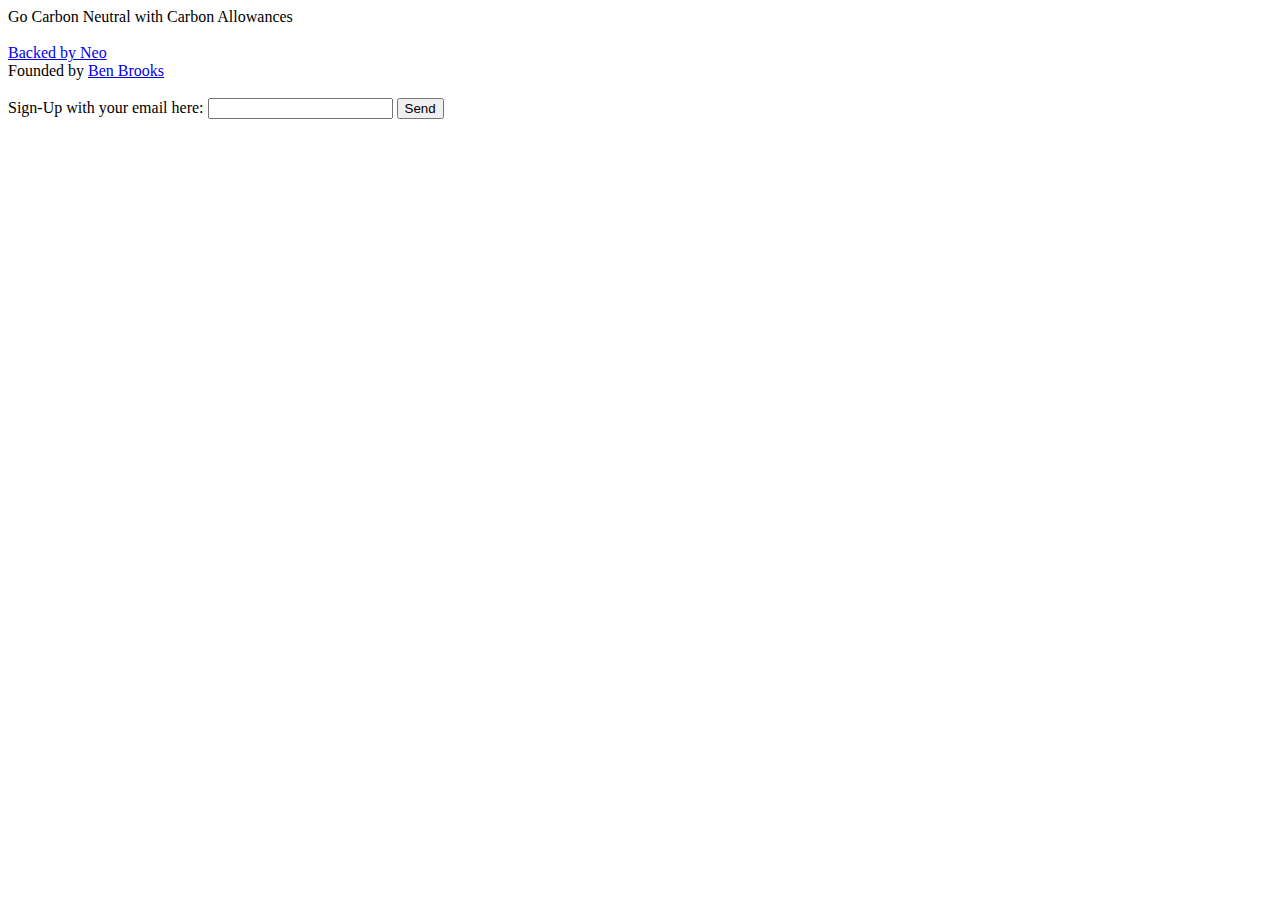
<file: Index.html>
<html>
	<body>
Go Carbon Neutral with Carbon Allowances<br><br>

<a href="https://neo.substack.com/p/neo-deploys-125-million-into-20-new">Backed by Neo</a><br>
Founded by <a href="https://www.linkedin.com/in/benjbrooks/">Ben Brooks</a><br><br>


<!-- modify this form HTML and place wherever you want your form -->
<form
  action="https://formspree.io/f/mwkzgovk"
  method="POST"
>
  <label>
    Sign-Up with your email here:
    <input type="email" name="email">
  </label>
  <!-- your other form fields go here -->
  <button type="submit">Send</button>
</form>

	</body>
</html>
</file>
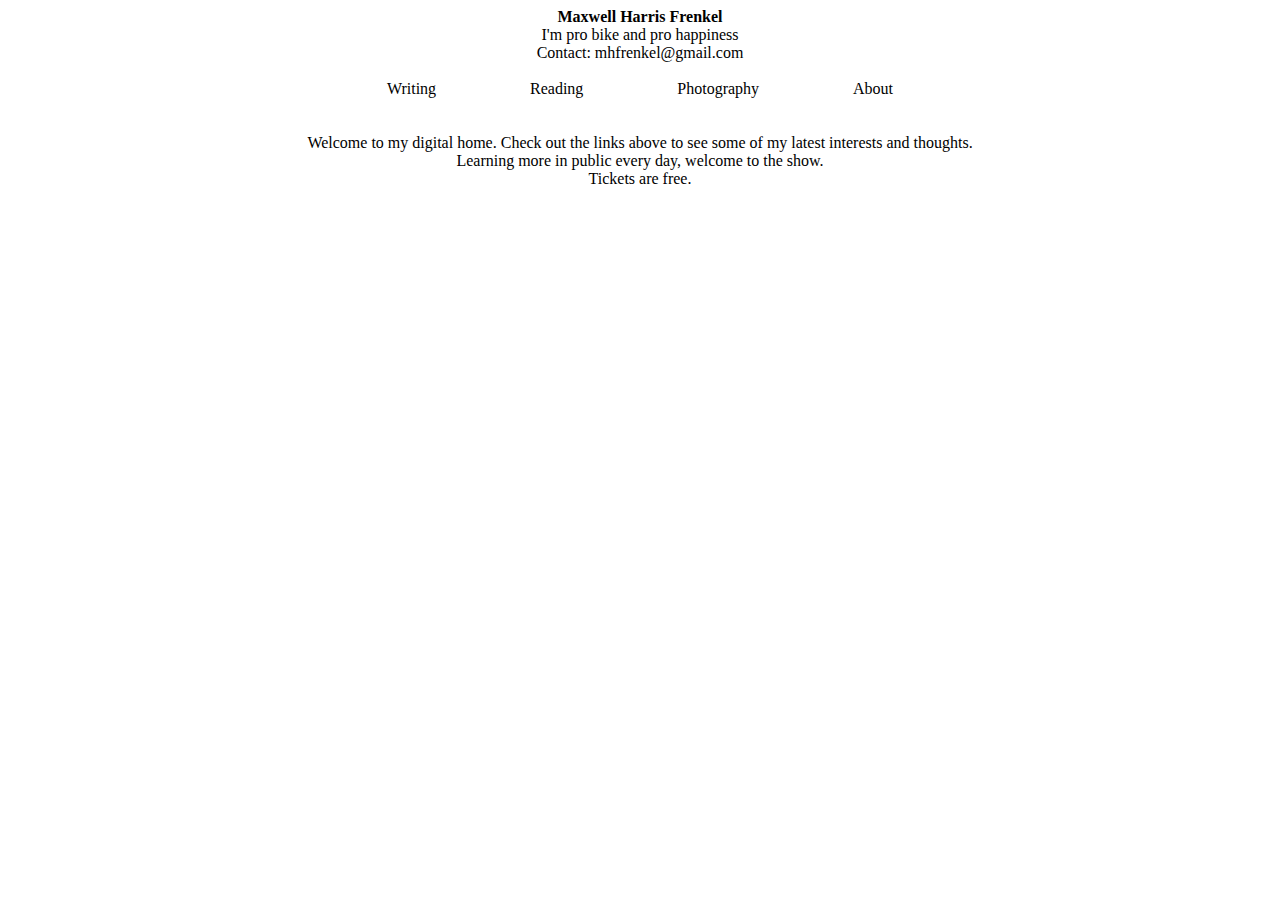
<file: index.html>
<!DOCTYPE html>
<html>
<head>
    <meta charset="UTF-8">
    <title>MHF Homepage</title>
    <style>
        body {
            text-align: center;
            background-color: white;
        }
        .navbar {
            display: flex;
            justify-content: space-around;
            margin: 0 auto;
            max-width: 600px;
        }
        .navbar a {
            text-decoration: none;
            color: black;
        }
    </style>
</head>
<body>
    <strong>Maxwell Harris Frenkel</strong> <br>
    I'm pro bike and pro happiness <br>
    Contact: mhfrenkel@gmail.com
    <br><br>
    <div class="navbar">
      <a href="https://vienna.earth/user/maxwelll">Writing</a>
      <a href="https://vienna.earth/plate/maxwelll/my%20virtual%20library%C2%A0">Reading</a>
      <a href="photography.html">Photography</a>
      <a href="Maxwell H Frenkel Resume_2024.pdf">About</a>
    </div>

    <br> <br> 
    Welcome to my digital home. Check out the links above to see some of my latest interests and thoughts. <br>
    Learning more in public every day, welcome to the show. <br> Tickets are free. 

</body>
</html>
</file>
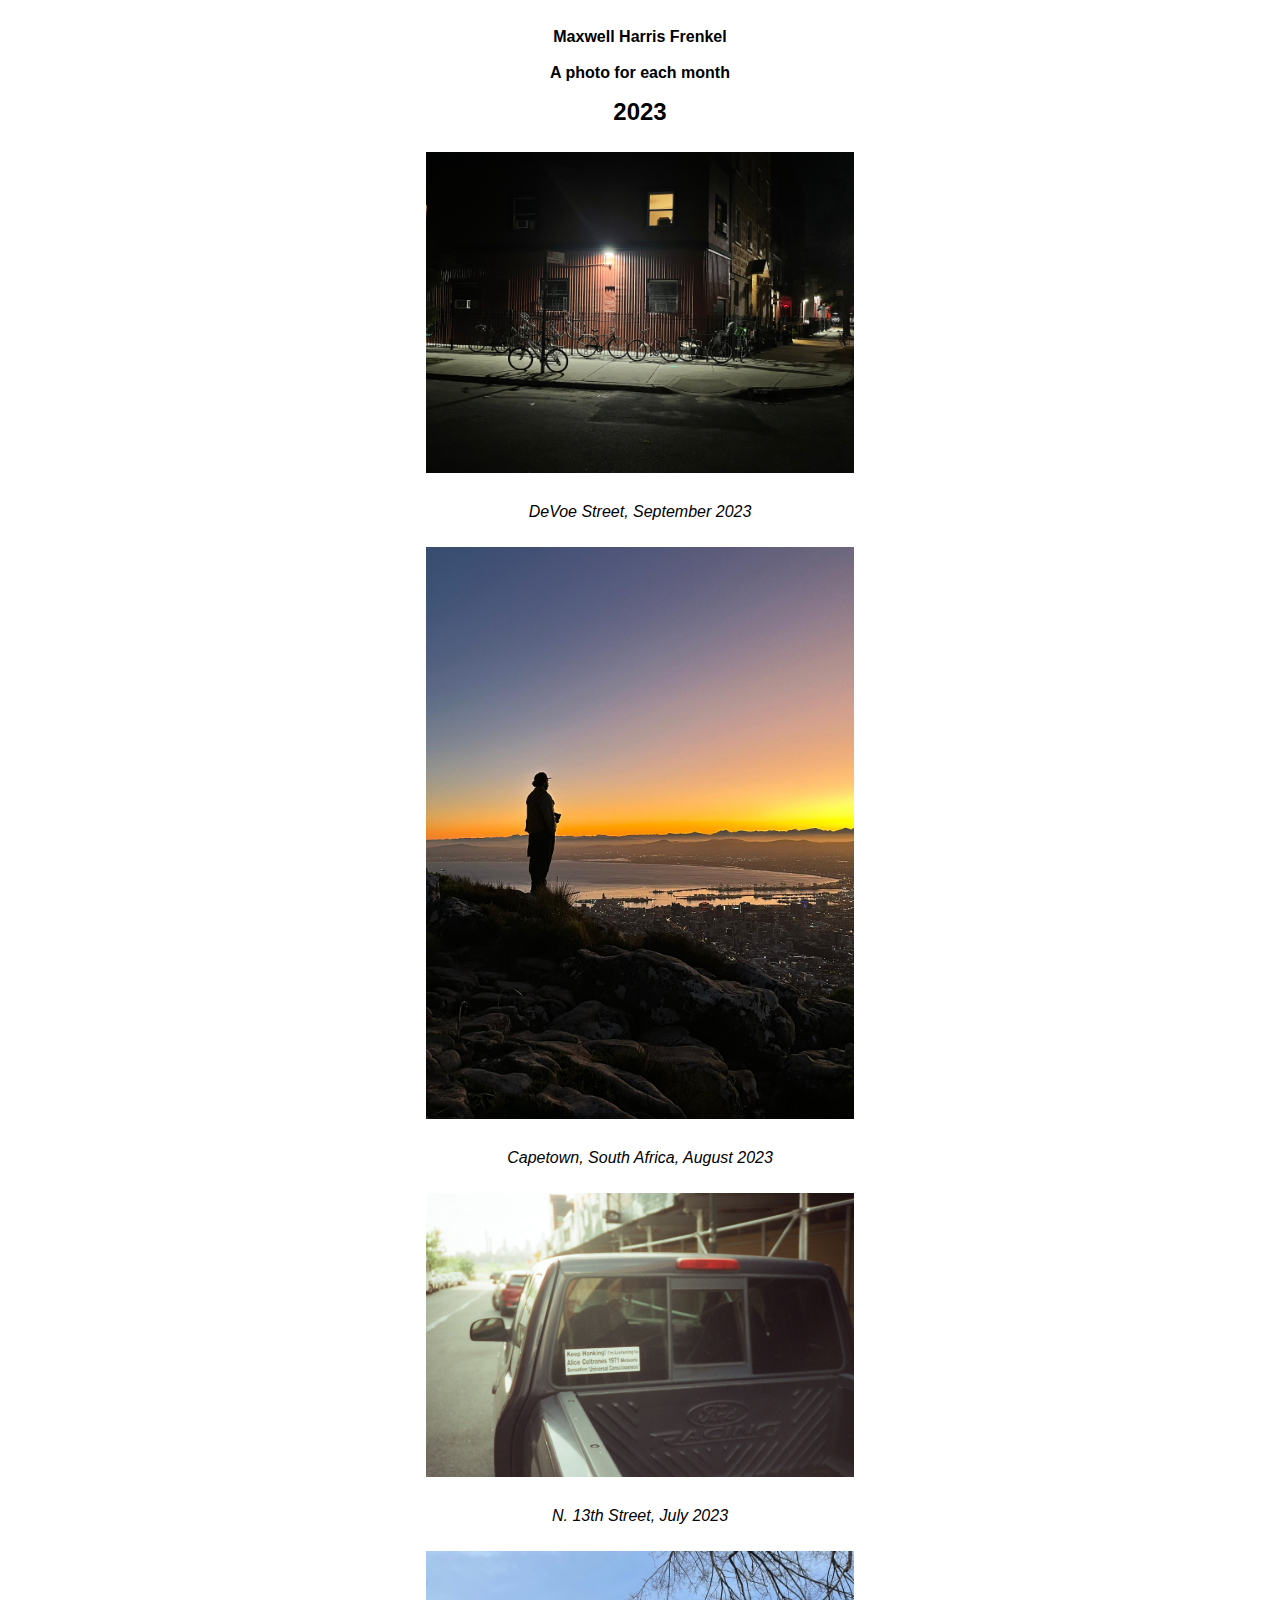
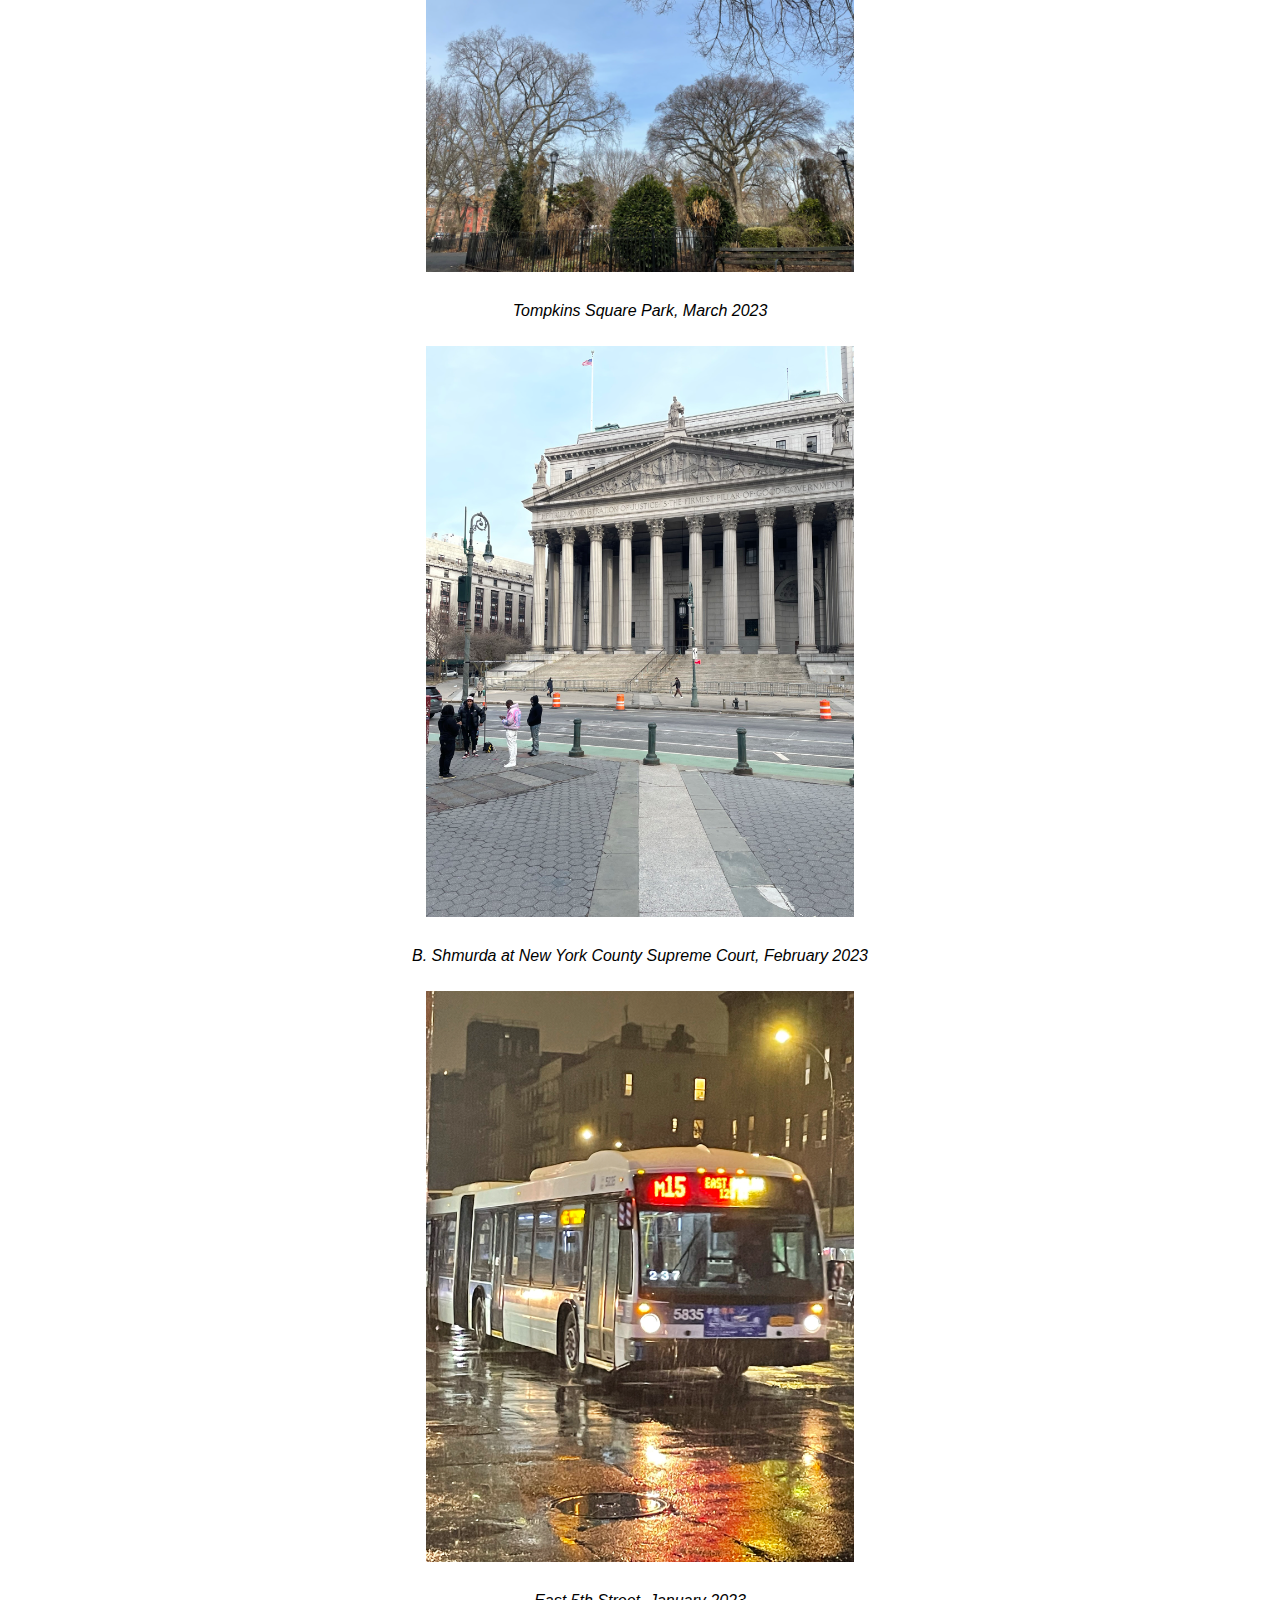
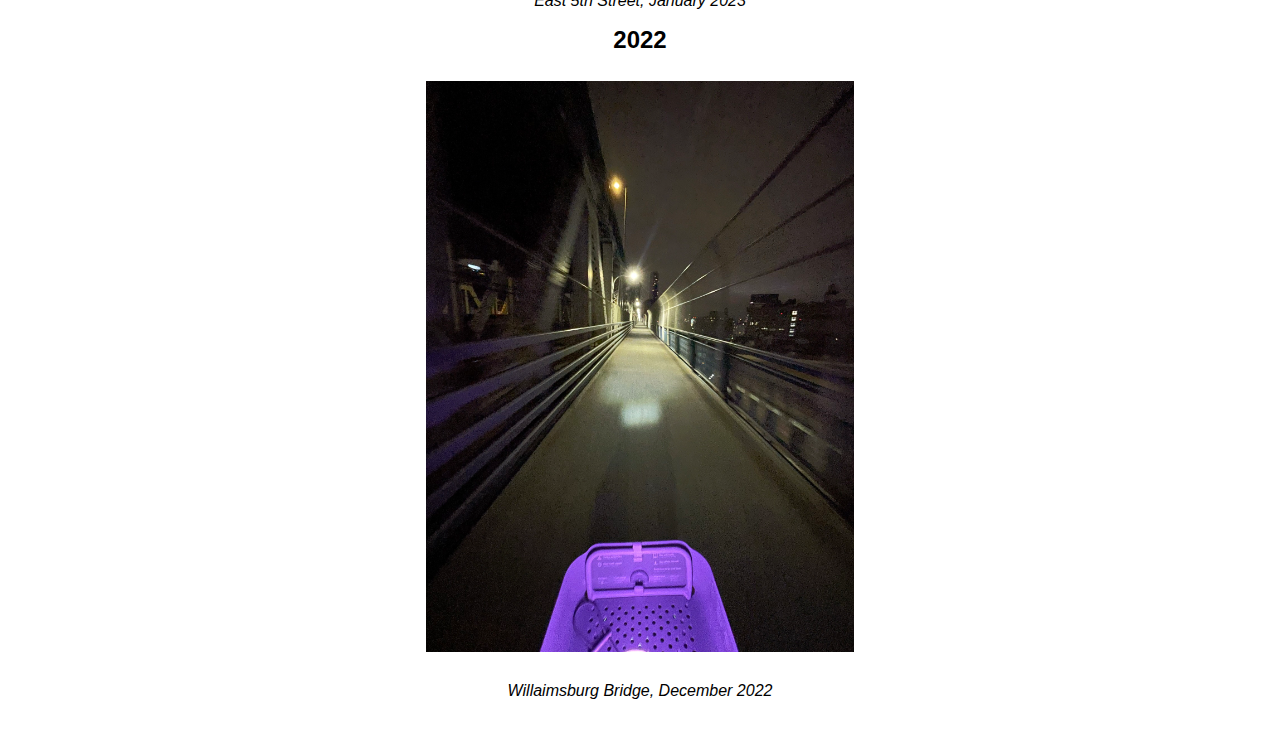
<file: photography.html>
<!DOCTYPE html>
<html>
<head>
    <meta charset="UTF-8">
    <title>MHF Photography</title>
    <style>
        body {
            font-family: Arial, sans-serif;
            text-align: center;
            background-color: white;
            padding: 20px;
        }
        h1 {
            font-size: 24px;
        }
        .photo-container {
            display: flex;
            flex-wrap: wrap;
            justify-content: center;
        }
        .photo {
            max-width: 35%;
            margin: 10px;
        }
        .photo-description {
            font-style: italic;
        }
        a {
            text-decoration: none;
            color: black;
        }
    </style>
</head>
<body>
      <a href="index.html"><strong>Maxwell Harris Frenkel</strong></a> <br><br>

     <strong>A photo for each month</strong> <br>

    <h1>2023</h1>
    <div class="photo-container">
        <div>
            <img class="photo" src="images/Bikes.JPEG" alt="Image Description">
                <p class="photo-description">DeVoe Street, September 2023</p>

            <img class="photo" src="images/Capetown.jpg" alt="Image Description">
                <p class="photo-description">Capetown, South Africa, August 2023</p>
            
            <img class="photo" src="images/38660019.JPG" alt="Image Description">
                <p class="photo-description">N. 13th Street, July 2023</p>
    
            <img class="photo" src="images/Tompkins.jpeg" alt="Image Description">
                <p class="photo-description">Tompkins Square Park, March 2023</p>
    
            <img class="photo" src="images/Bobby.jpeg" alt="Image Description">
                <p class="photo-description">B. Shmurda at New York County Supreme Court, February 2023</p>
    
            <img class="photo" src="images/M15.jpeg" alt="Image Description">
                <p class="photo-description">East 5th Street, January 2023</p>
    <h1>2022</h1>
    <div class="photo-container">
        <div>
            <img class="photo" src="images/Bridge.jpeg" alt="Image Description">
            <p class="photo-description">Willaimsburg Bridge, December 2022</p>

       

    
   

</body>
</html>
</file>
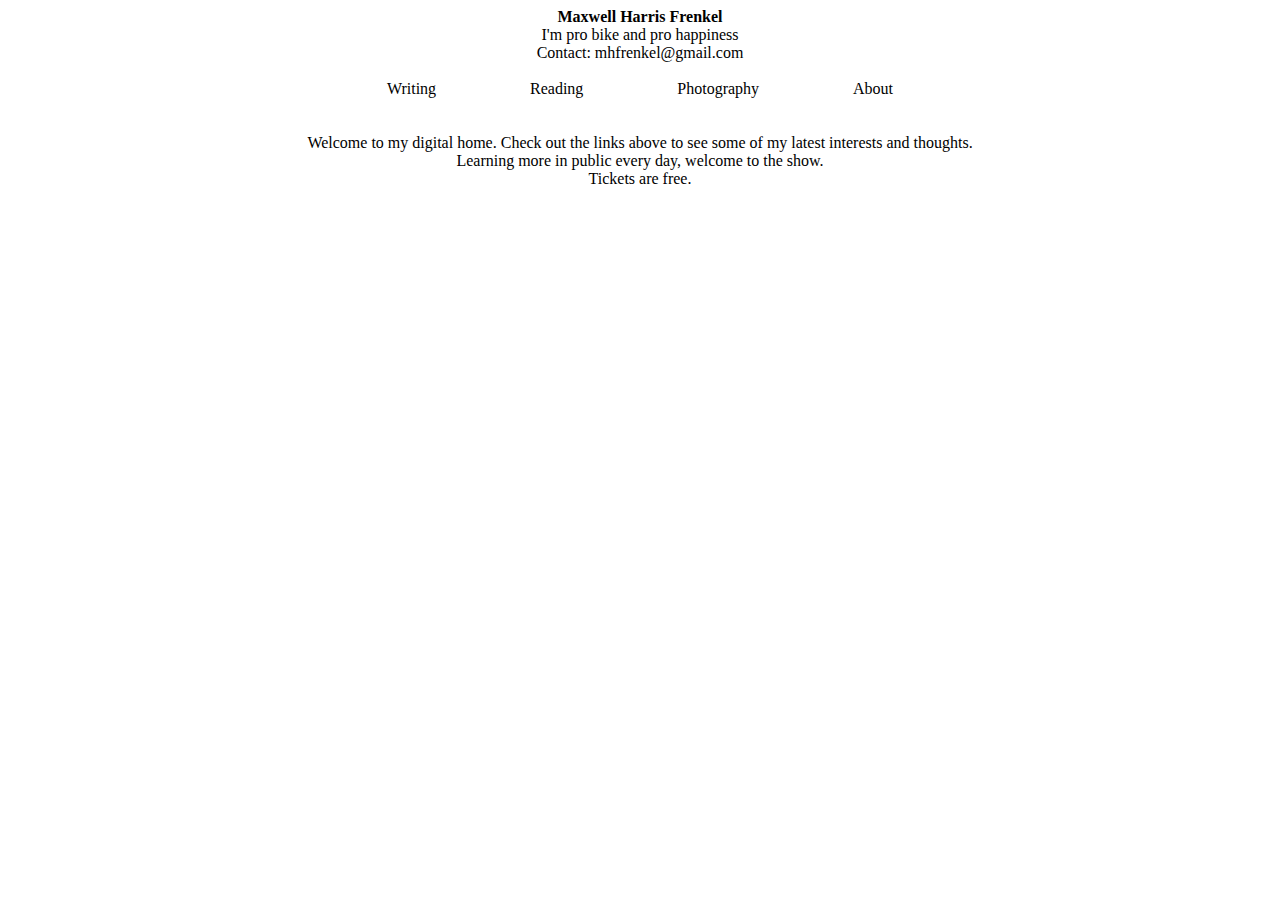
<file: testing.html>
<!DOCTYPE html>
<html>
<head>
    <meta charset="UTF-8">
    <title>MHF Homepage</title>
    <style>
        body {
            text-align: center;
            background-color: white;
        }
        .navbar {
            display: flex;
            justify-content: space-around;
            margin: 0 auto;
            max-width: 600px;
        }
        .navbar a {
            text-decoration: none;
            color: black;
        }
    </style>
</head>
<body>
    <strong>Maxwell Harris Frenkel</strong> <br>
    I'm pro bike and pro happiness <br>
    Contact: mhfrenkel@gmail.com
    <br><br>
    <div class="navbar">
      <a href="https://vienna.earth/user/maxwelll">Writing</a>
      <a href="https://vienna.earth/plate/maxwelll/my%20virtual%20library%C2%A0">Reading</a>
      <a href="photography.html">Photography</a>
      <a href="about.html">About</a>
    </div>

    <br> <br> 
    Welcome to my digital home. Check out the links above to see some of my latest interests and thoughts. <br>
    Learning more in public every day, welcome to the show. <br> Tickets are free. 

</body>
</html>
</file>
